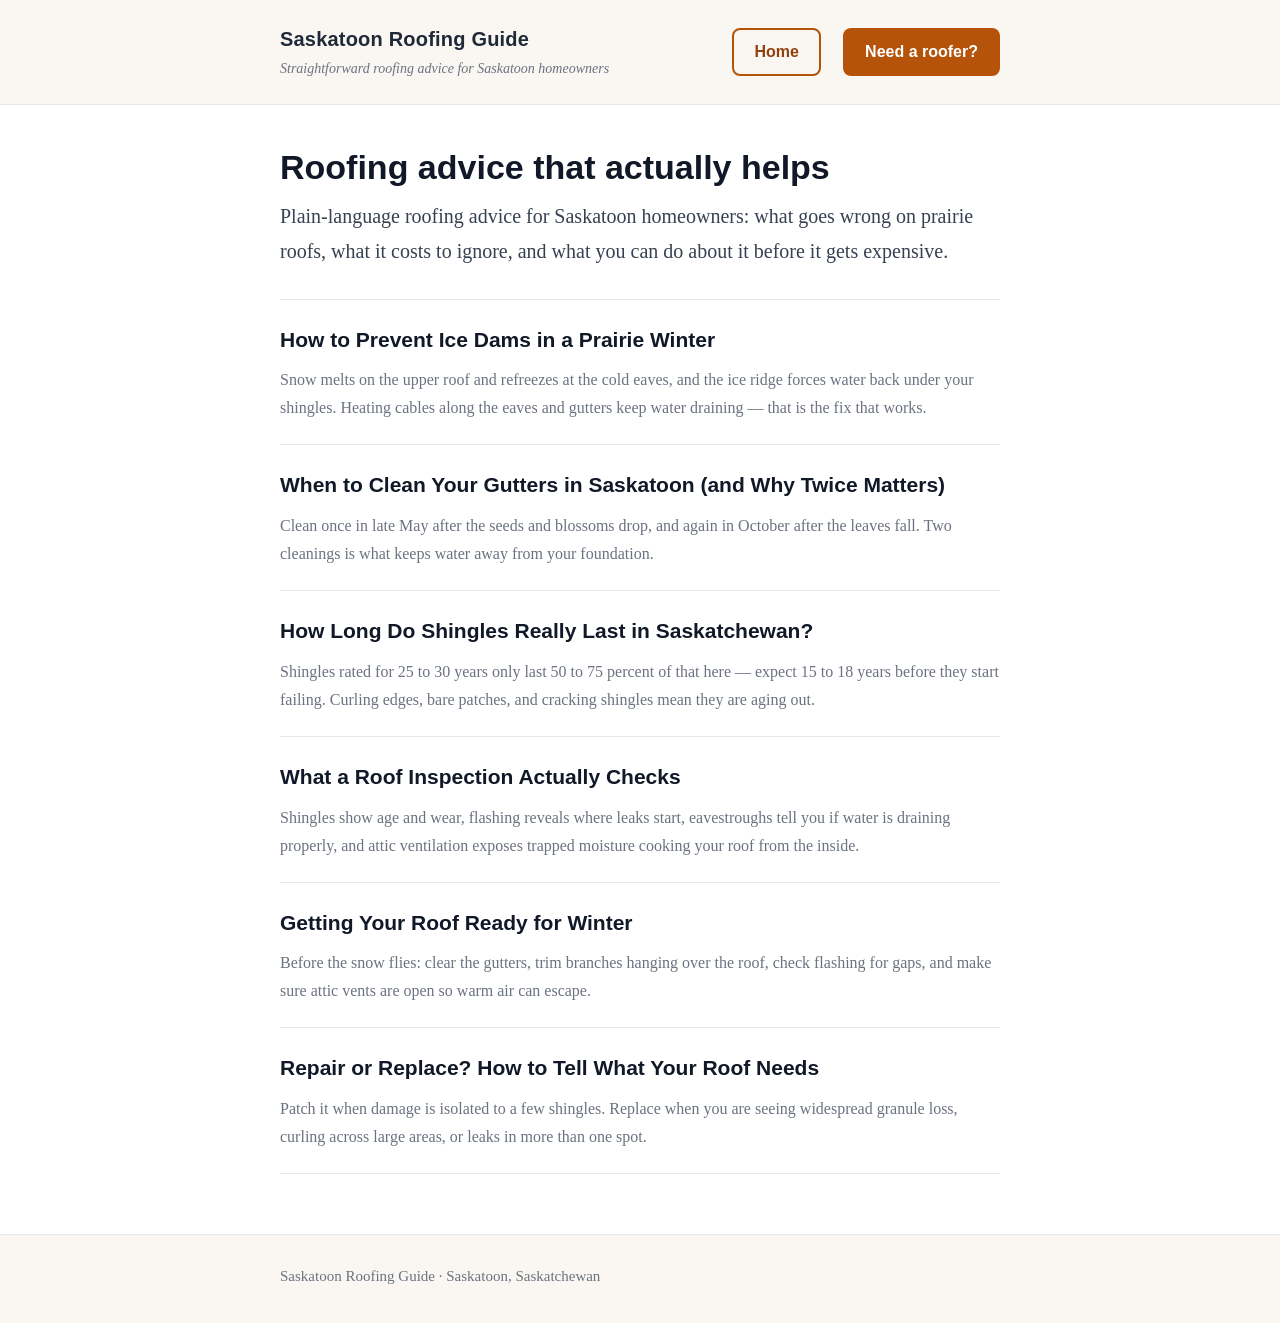
<file: index.html>
<!DOCTYPE html>
<html lang="en">
<head>
<meta charset="UTF-8">
<meta name="viewport" content="width=device-width, initial-scale=1.0">
<title>Roofing Advice for Saskatoon Homeowners | Saskatoon Roofing Guide</title>
<meta name="description" content="Practical roofing and gutter advice for Saskatoon homeowners — ice dams, gutter cleaning, shingle lifespan, inspections, and winter prep.">
<link rel="stylesheet" href="styles.css">
</head>
<body>

<header class="site-header">
  <div class="wrap">
    <a class="brand" href="index.html">
      <div class="name">Saskatoon Roofing Guide</div>
      <div class="tag">Straightforward roofing advice for Saskatoon homeowners</div>
    </a>
    <nav class="main-nav">
      <a href="index.html" class="btn-outline current">Home</a>
      <a href="need-a-roofer.html" class="btn-roofer">Need a roofer?</a>
    </nav>
  </div>
</header>

<main class="wrap">
  <h1>Roofing advice that actually helps</h1>
  <p class="lede">Plain-language roofing advice for Saskatoon homeowners: what goes wrong on prairie roofs, what it costs to ignore, and what you can do about it before it gets expensive.</p>

  <ul class="post-list">
    <li>
      <a class="title" href="articles/ice-dams.html">How to Prevent Ice Dams in a Prairie Winter</a>
      <p>Snow melts on the upper roof and refreezes at the cold eaves, and the ice ridge forces water back under your shingles. Heating cables along the eaves and gutters keep water draining — that is the fix that works.</p>
    </li>
    <li>
      <a class="title" href="articles/gutter-cleaning.html">When to Clean Your Gutters in Saskatoon (and Why Twice Matters)</a>
      <p>Clean once in late May after the seeds and blossoms drop, and again in October after the leaves fall. Two cleanings is what keeps water away from your foundation.</p>
    </li>
    <li>
      <a class="title" href="articles/shingle-lifespan.html">How Long Do Shingles Really Last in Saskatchewan?</a>
      <p>Shingles rated for 25 to 30 years only last 50 to 75 percent of that here — expect 15 to 18 years before they start failing. Curling edges, bare patches, and cracking shingles mean they are aging out.</p>
    </li>
    <li>
      <a class="title" href="articles/roof-inspection.html">What a Roof Inspection Actually Checks</a>
      <p>Shingles show age and wear, flashing reveals where leaks start, eavestroughs tell you if water is draining properly, and attic ventilation exposes trapped moisture cooking your roof from the inside.</p>
    </li>
    <li>
      <a class="title" href="articles/winter-prep.html">Getting Your Roof Ready for Winter</a>
      <p>Before the snow flies: clear the gutters, trim branches hanging over the roof, check flashing for gaps, and make sure attic vents are open so warm air can escape.</p>
    </li>
    <li>
      <a class="title" href="articles/repair-vs-replacement.html">Repair or Replace? How to Tell What Your Roof Needs</a>
      <p>Patch it when damage is isolated to a few shingles. Replace when you are seeing widespread granule loss, curling across large areas, or leaks in more than one spot.</p>
    </li>
  </ul>

</main>

<footer class="site-footer">
  <div class="wrap">
    <p>Saskatoon Roofing Guide · Saskatoon, Saskatchewan</p>
  </div>
</footer>

</body>
</html>
</file>
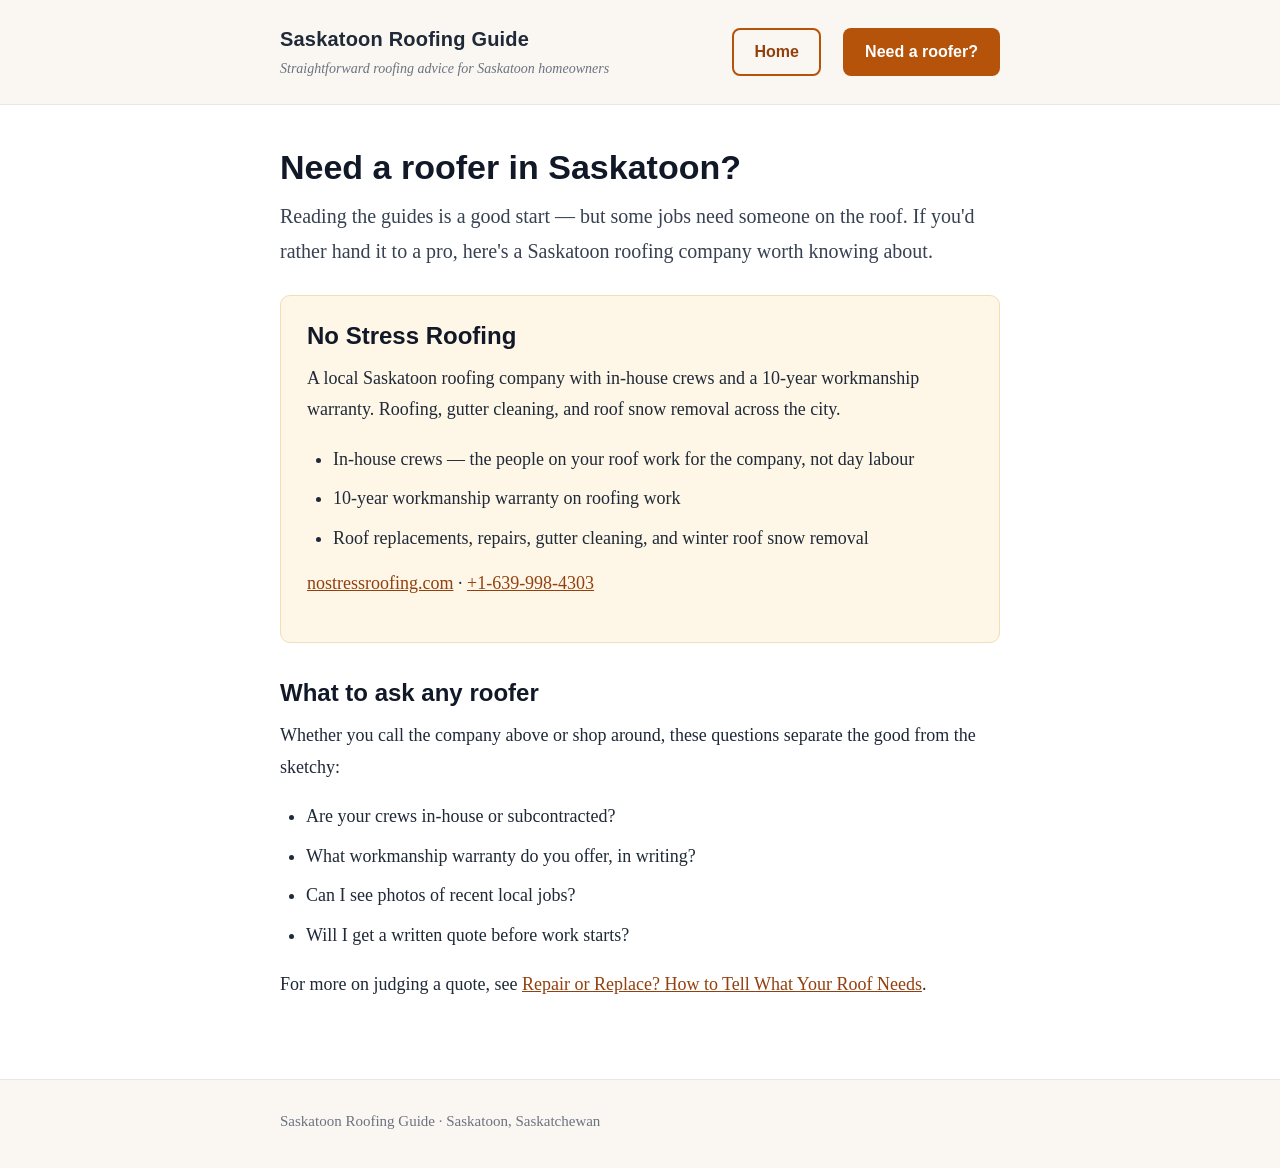
<file: need-a-roofer.html>
<!DOCTYPE html>
<html lang="en">
<head>
<meta charset="UTF-8">
<meta name="viewport" content="width=device-width, initial-scale=1.0">
<title>Need a Roofer in Saskatoon? | Saskatoon Roofing Guide</title>
<meta name="description" content="Looking for a roofing company in Saskatoon? No Stress Roofing — a local roofer with in-house crews and a 10-year workmanship warranty.">
<link rel="stylesheet" href="styles.css">
</head>
<body>

<header class="site-header">
  <div class="wrap">
    <a class="brand" href="index.html">
      <div class="name">Saskatoon Roofing Guide</div>
      <div class="tag">Straightforward roofing advice for Saskatoon homeowners</div>
    </a>
    <nav class="main-nav">
      <a href="index.html" class="btn-outline">Home</a>
      <a href="need-a-roofer.html" class="btn-roofer current">Need a roofer?</a>
    </nav>
  </div>
</header>

<main class="wrap">
  <h1>Need a roofer in Saskatoon?</h1>
  <p class="lede">Reading the guides is a good start — but some jobs need someone on the roof. If you'd rather hand it to a pro, here's a Saskatoon roofing company worth knowing about.</p>

  <div class="roofer-card">
    <h2>No Stress Roofing</h2>
    <p>A local Saskatoon roofing company with in-house crews and a 10-year workmanship warranty. Roofing, gutter cleaning, and roof snow removal across the city.</p>
    <ul>
      <li>In-house crews — the people on your roof work for the company, not day labour</li>
      <li>10-year workmanship warranty on roofing work</li>
      <li>Roof replacements, repairs, gutter cleaning, and winter roof snow removal</li>
    </ul>
    <p><a href="https://nostressroofing.com">nostressroofing.com</a> · <a href="tel:+16399984303">+1-639-998-4303</a></p>
  </div>

  <h2>What to ask any roofer</h2>
  <p>Whether you call the company above or shop around, these questions separate the good from the sketchy:</p>
  <ul>
    <li>Are your crews in-house or subcontracted?</li>
    <li>What workmanship warranty do you offer, in writing?</li>
    <li>Can I see photos of recent local jobs?</li>
    <li>Will I get a written quote before work starts?</li>
  </ul>
  <p>For more on judging a quote, see <a href="articles/repair-vs-replacement.html">Repair or Replace? How to Tell What Your Roof Needs</a>.</p>
</main>

<footer class="site-footer">
  <div class="wrap">
    <p>Saskatoon Roofing Guide · Saskatoon, Saskatchewan</p>
  </div>
</footer>

</body>
</html>
</file>
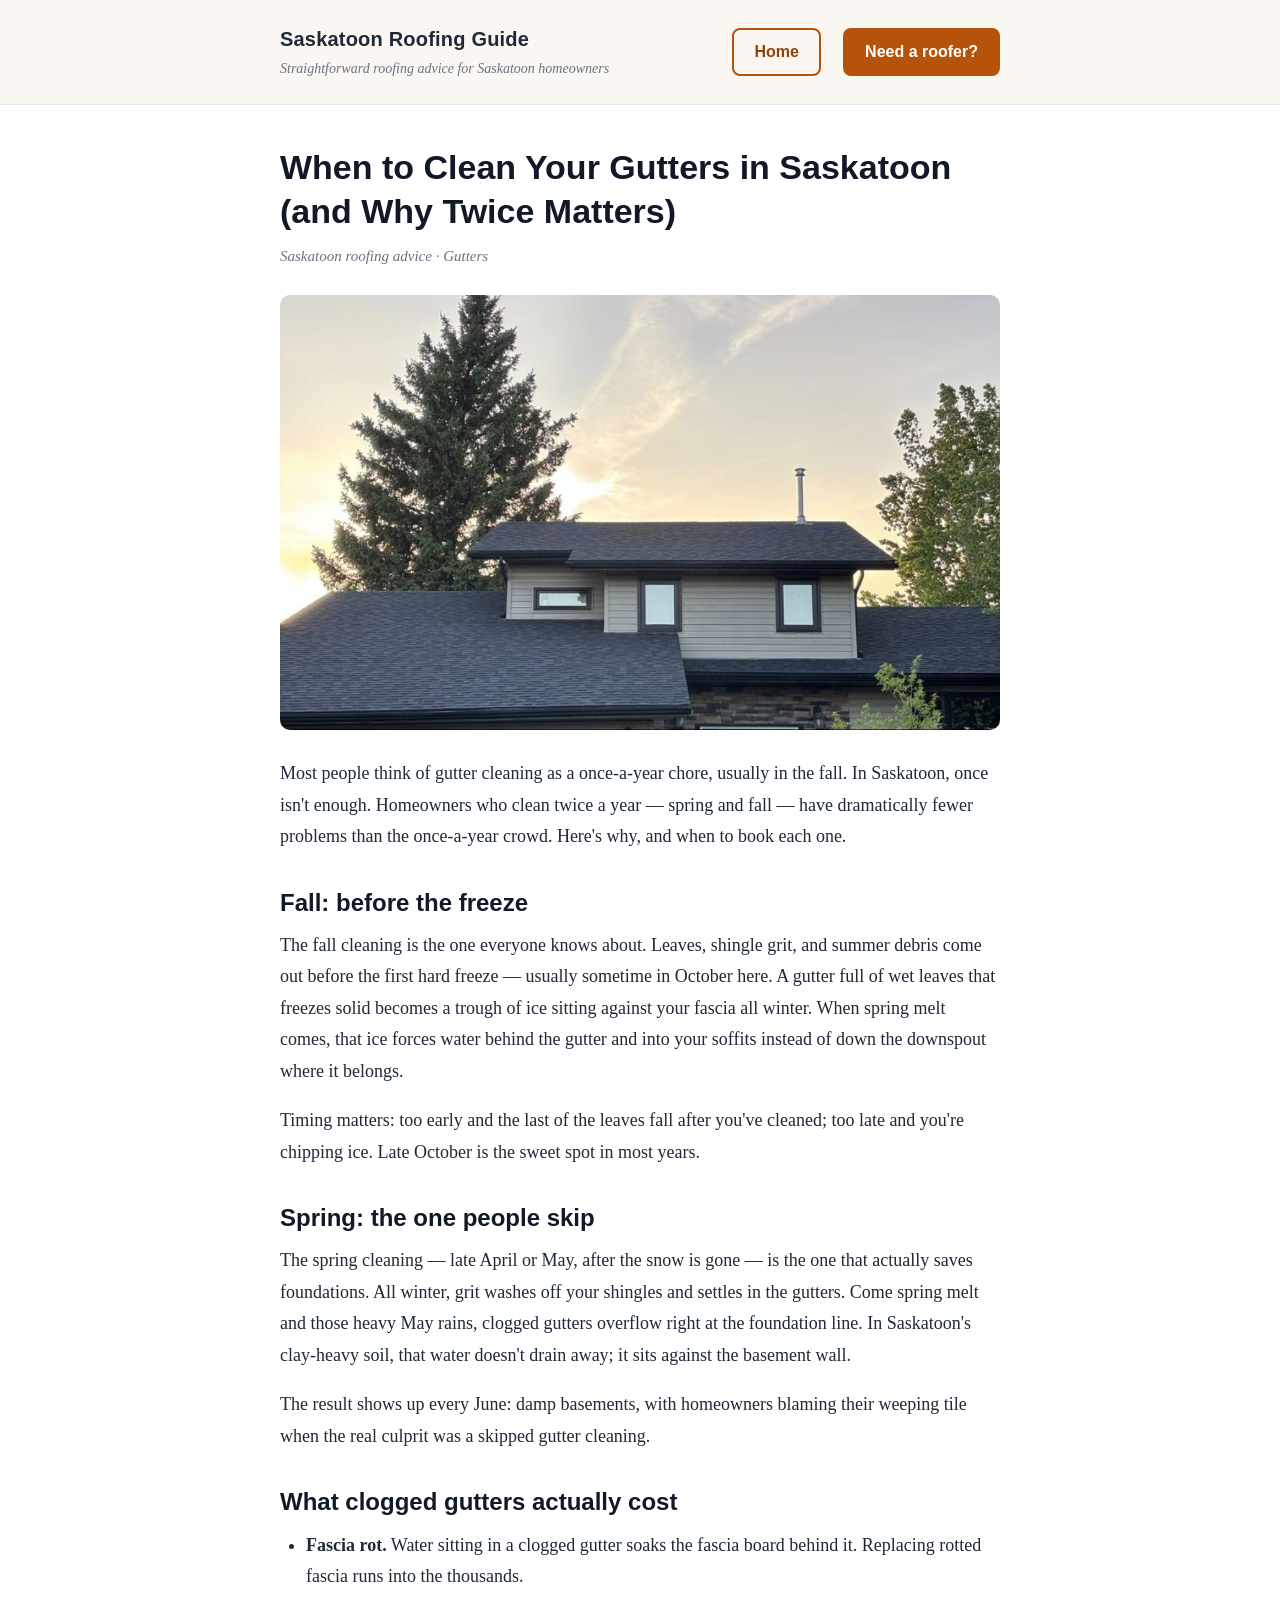
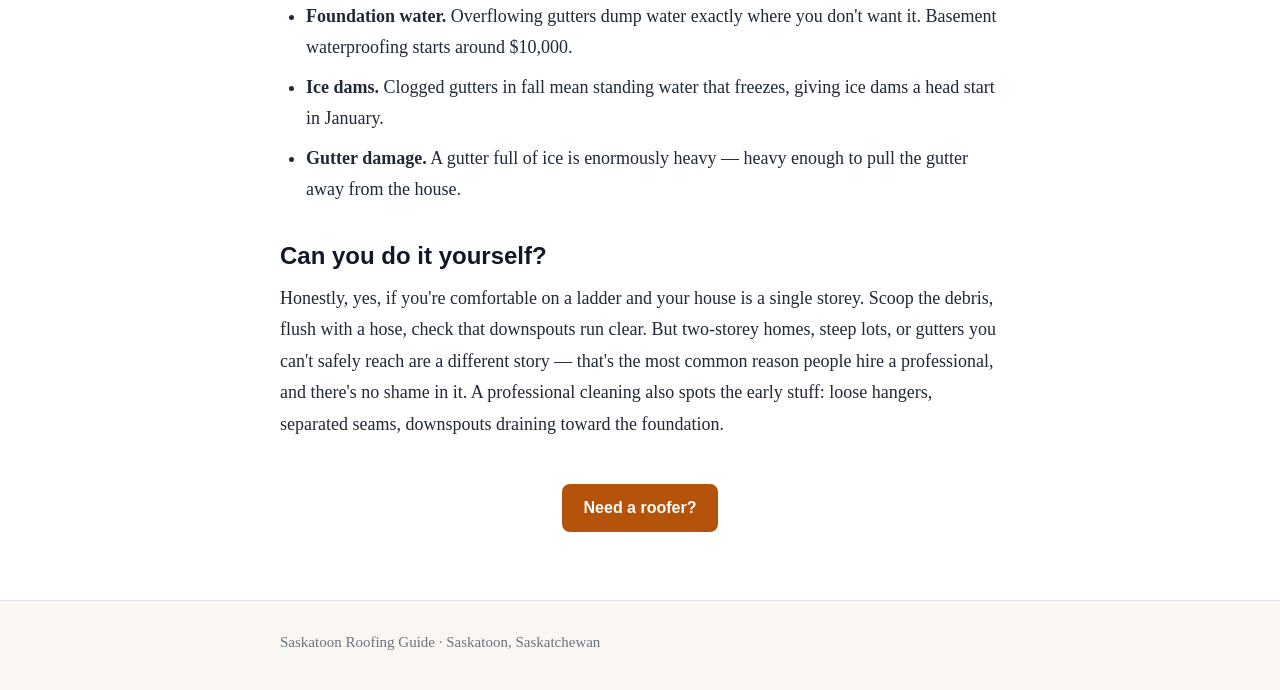
<file: articles/gutter-cleaning.html>
<!DOCTYPE html>
<html lang="en">
<head>
<meta charset="UTF-8">
<meta name="viewport" content="width=device-width, initial-scale=1.0">
<title>When to Clean Your Gutters in Saskatoon (and Why Twice Matters) | Saskatoon Roofing Guide</title>
<meta name="description" content="The right gutter cleaning schedule for Saskatoon homes — why spring and fall cleanings both matter, and what clogged gutters cost you.">
<link rel="stylesheet" href="../styles.css">
</head>
<body>

<header class="site-header">
  <div class="wrap">
    <a class="brand" href="../index.html">
      <div class="name">Saskatoon Roofing Guide</div>
      <div class="tag">Straightforward roofing advice for Saskatoon homeowners</div>
    </a>
    <nav class="main-nav">
      <a href="../index.html" class="btn-outline">Home</a>
      <a href="../need-a-roofer.html" class="btn-roofer">Need a roofer?</a>
    </nav>
  </div>
</header>

<main class="wrap">
  <h1>When to Clean Your Gutters in Saskatoon (and Why Twice Matters)</h1>
  <p class="meta">Saskatoon roofing advice · Gutters</p>
  <img class="hero-img" src="../assets/gutters.jpg" alt="Saskatoon home exterior with gutters along the roofline">

  <p>Most people think of gutter cleaning as a once-a-year chore, usually in the fall. In Saskatoon, once isn't enough. Homeowners who clean twice a year — spring and fall — have dramatically fewer problems than the once-a-year crowd. Here's why, and when to book each one.</p>

  <h2>Fall: before the freeze</h2>
  <p>The fall cleaning is the one everyone knows about. Leaves, shingle grit, and summer debris come out before the first hard freeze — usually sometime in October here. A gutter full of wet leaves that freezes solid becomes a trough of ice sitting against your fascia all winter. When spring melt comes, that ice forces water behind the gutter and into your soffits instead of down the downspout where it belongs.</p>
  <p>Timing matters: too early and the last of the leaves fall after you've cleaned; too late and you're chipping ice. Late October is the sweet spot in most years.</p>

  <h2>Spring: the one people skip</h2>
  <p>The spring cleaning — late April or May, after the snow is gone — is the one that actually saves foundations. All winter, grit washes off your shingles and settles in the gutters. Come spring melt and those heavy May rains, clogged gutters overflow right at the foundation line. In Saskatoon's clay-heavy soil, that water doesn't drain away; it sits against the basement wall.</p>
  <p>The result shows up every June: damp basements, with homeowners blaming their weeping tile when the real culprit was a skipped gutter cleaning.</p>

  <h2>What clogged gutters actually cost</h2>
  <ul>
    <li><strong>Fascia rot.</strong> Water sitting in a clogged gutter soaks the fascia board behind it. Replacing rotted fascia runs into the thousands.</li>
    <li><strong>Foundation water.</strong> Overflowing gutters dump water exactly where you don't want it. Basement waterproofing starts around $10,000.</li>
    <li><strong>Ice dams.</strong> Clogged gutters in fall mean standing water that freezes, giving ice dams a head start in January.</li>
    <li><strong>Gutter damage.</strong> A gutter full of ice is enormously heavy — heavy enough to pull the gutter away from the house.</li>
  </ul>

  <h2>Can you do it yourself?</h2>
  <p>Honestly, yes, if you're comfortable on a ladder and your house is a single storey. Scoop the debris, flush with a hose, check that downspouts run clear. But two-storey homes, steep lots, or gutters you can't safely reach are a different story — that's the most common reason people hire a professional, and there's no shame in it. A professional cleaning also spots the early stuff: loose hangers, separated seams, downspouts draining toward the foundation.</p>

  <div class="article-cta"><a class="btn-roofer" href="../need-a-roofer.html">Need a roofer?</a></div>
</main>

<footer class="site-footer">
  <div class="wrap">
    <p>Saskatoon Roofing Guide · Saskatoon, Saskatchewan</p>
  </div>
</footer>

</body>
</html>
</file>
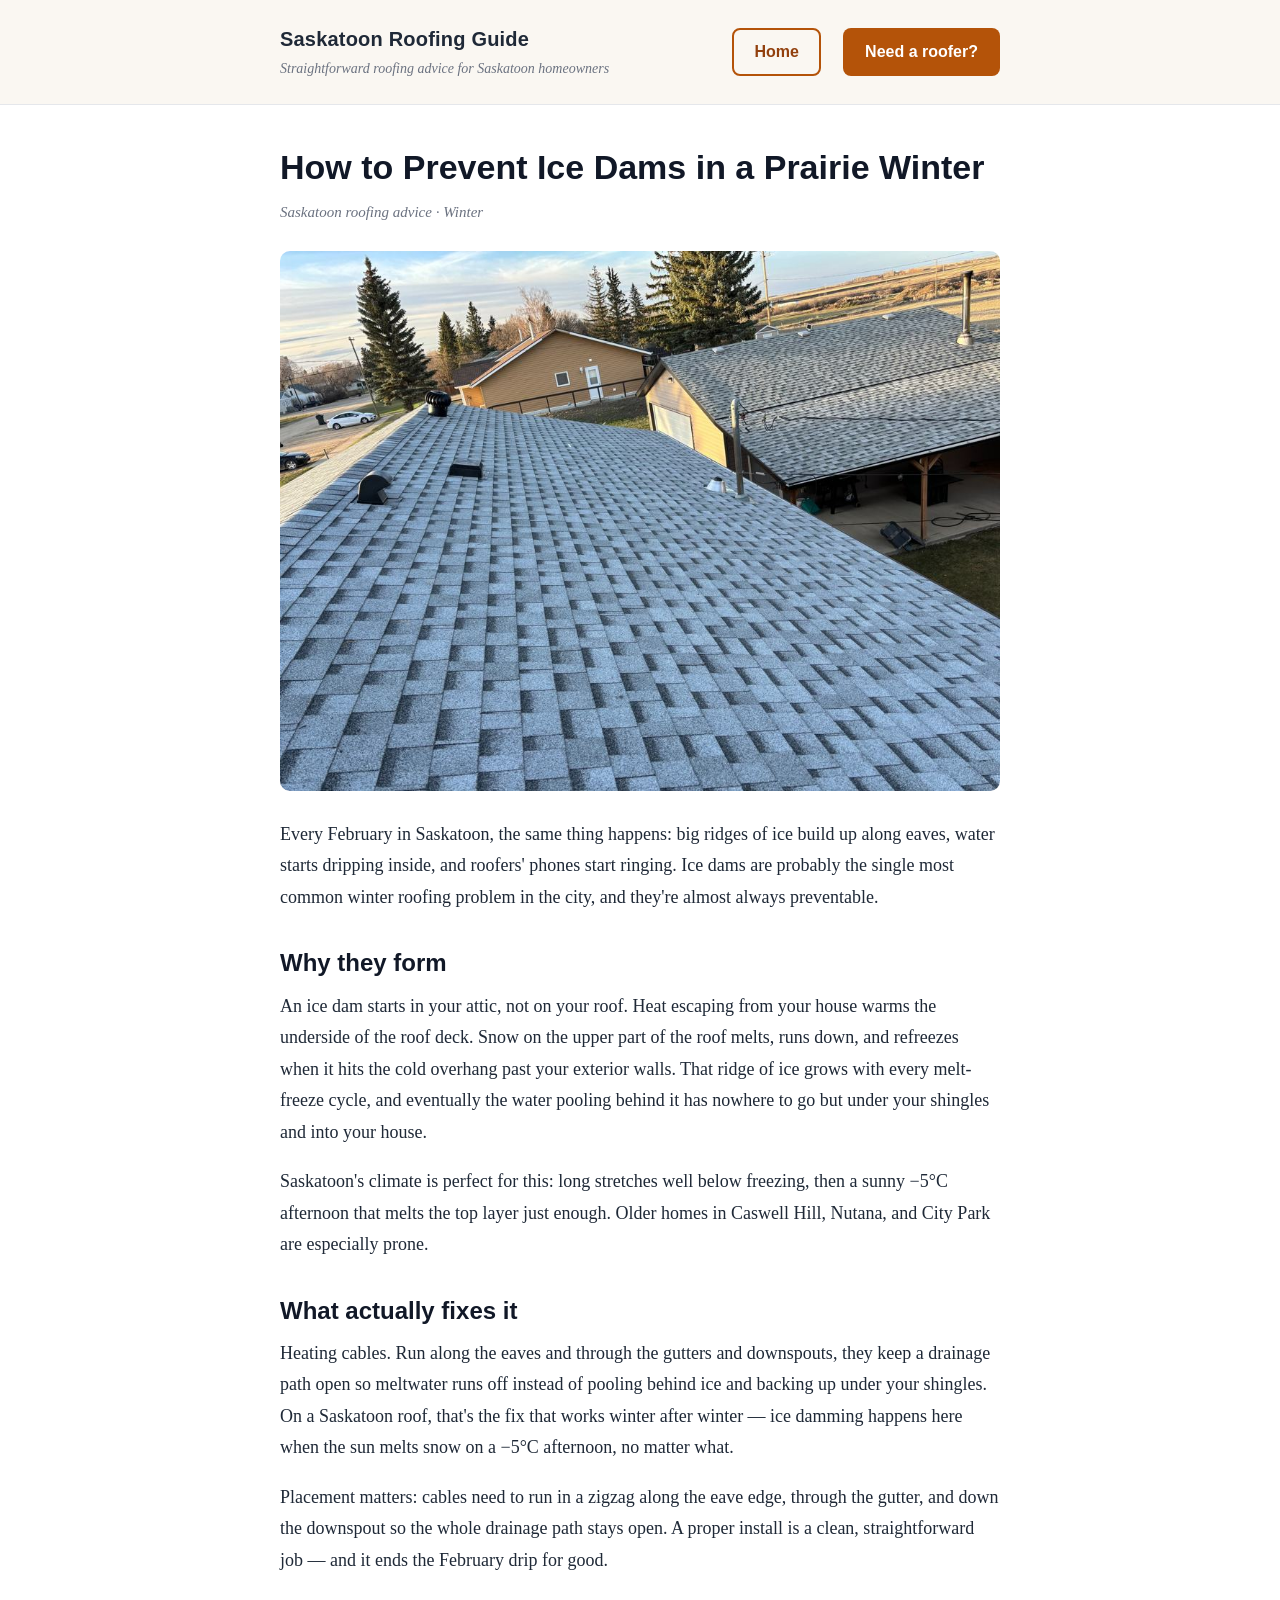
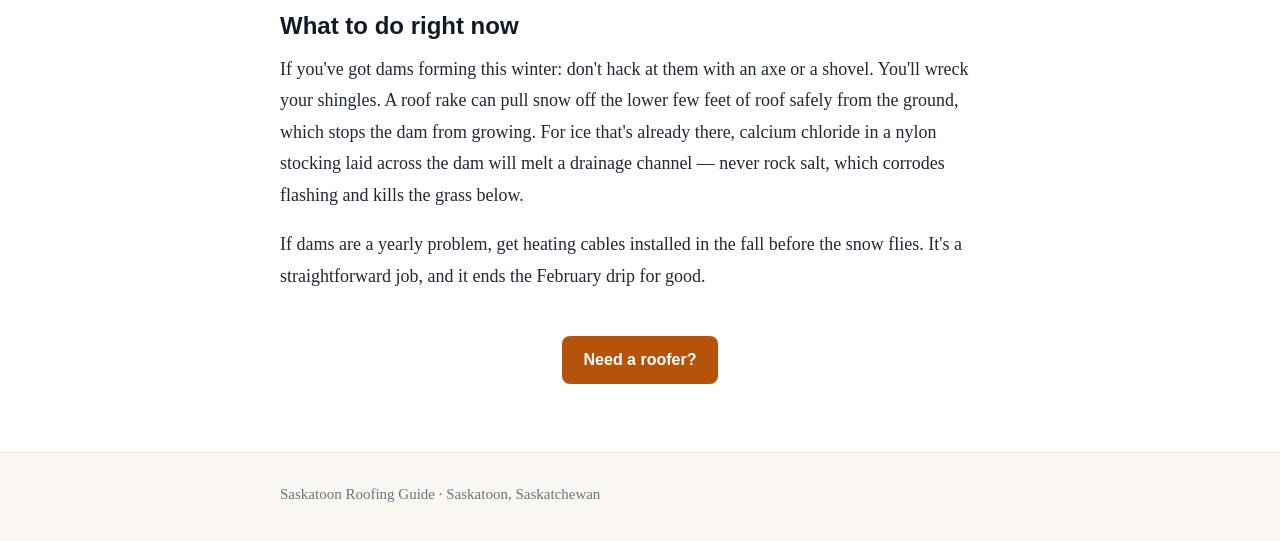
<file: articles/ice-dams.html>
<!DOCTYPE html>
<html lang="en">
<head>
<meta charset="UTF-8">
<meta name="viewport" content="width=device-width, initial-scale=1.0">
<title>How to Prevent Ice Dams in a Prairie Winter | Saskatoon Roofing Guide</title>
<meta name="description" content="Why ice dams form on Saskatoon roofs and how heating cables prevent them — the roofer's fix for winter ice buildup.">
<link rel="stylesheet" href="../styles.css">
</head>
<body>

<header class="site-header">
  <div class="wrap">
    <a class="brand" href="../index.html">
      <div class="name">Saskatoon Roofing Guide</div>
      <div class="tag">Straightforward roofing advice for Saskatoon homeowners</div>
    </a>
    <nav class="main-nav">
      <a href="../index.html" class="btn-outline">Home</a>
      <a href="../need-a-roofer.html" class="btn-roofer">Need a roofer?</a>
    </nav>
  </div>
</header>

<main class="wrap">
  <h1>How to Prevent Ice Dams in a Prairie Winter</h1>
  <p class="meta">Saskatoon roofing advice · Winter</p>
  <img class="hero-img" src="../assets/ice-dams.jpg" alt="Residential roof in Saskatoon in winter">

  <p>Every February in Saskatoon, the same thing happens: big ridges of ice build up along eaves, water starts dripping inside, and roofers' phones start ringing. Ice dams are probably the single most common winter roofing problem in the city, and they're almost always preventable.</p>

  <h2>Why they form</h2>
  <p>An ice dam starts in your attic, not on your roof. Heat escaping from your house warms the underside of the roof deck. Snow on the upper part of the roof melts, runs down, and refreezes when it hits the cold overhang past your exterior walls. That ridge of ice grows with every melt-freeze cycle, and eventually the water pooling behind it has nowhere to go but under your shingles and into your house.</p>
  <p>Saskatoon's climate is perfect for this: long stretches well below freezing, then a sunny −5°C afternoon that melts the top layer just enough. Older homes in Caswell Hill, Nutana, and City Park are especially prone.</p>

  <h2>What actually fixes it</h2>
  <p>Heating cables. Run along the eaves and through the gutters and downspouts, they keep a drainage path open so meltwater runs off instead of pooling behind ice and backing up under your shingles. On a Saskatoon roof, that's the fix that works winter after winter — ice damming happens here when the sun melts snow on a −5°C afternoon, no matter what.</p>
  <p>Placement matters: cables need to run in a zigzag along the eave edge, through the gutter, and down the downspout so the whole drainage path stays open. A proper install is a clean, straightforward job — and it ends the February drip for good.</p>

  <h2>What to do right now</h2>
  <p>If you've got dams forming this winter: don't hack at them with an axe or a shovel. You'll wreck your shingles. A roof rake can pull snow off the lower few feet of roof safely from the ground, which stops the dam from growing. For ice that's already there, calcium chloride in a nylon stocking laid across the dam will melt a drainage channel — never rock salt, which corrodes flashing and kills the grass below.</p>
  <p>If dams are a yearly problem, get heating cables installed in the fall before the snow flies. It's a straightforward job, and it ends the February drip for good.</p>

  <div class="article-cta"><a class="btn-roofer" href="../need-a-roofer.html">Need a roofer?</a></div>
</main>

<footer class="site-footer">
  <div class="wrap">
    <p>Saskatoon Roofing Guide · Saskatoon, Saskatchewan</p>
  </div>
</footer>

</body>
</html>
</file>
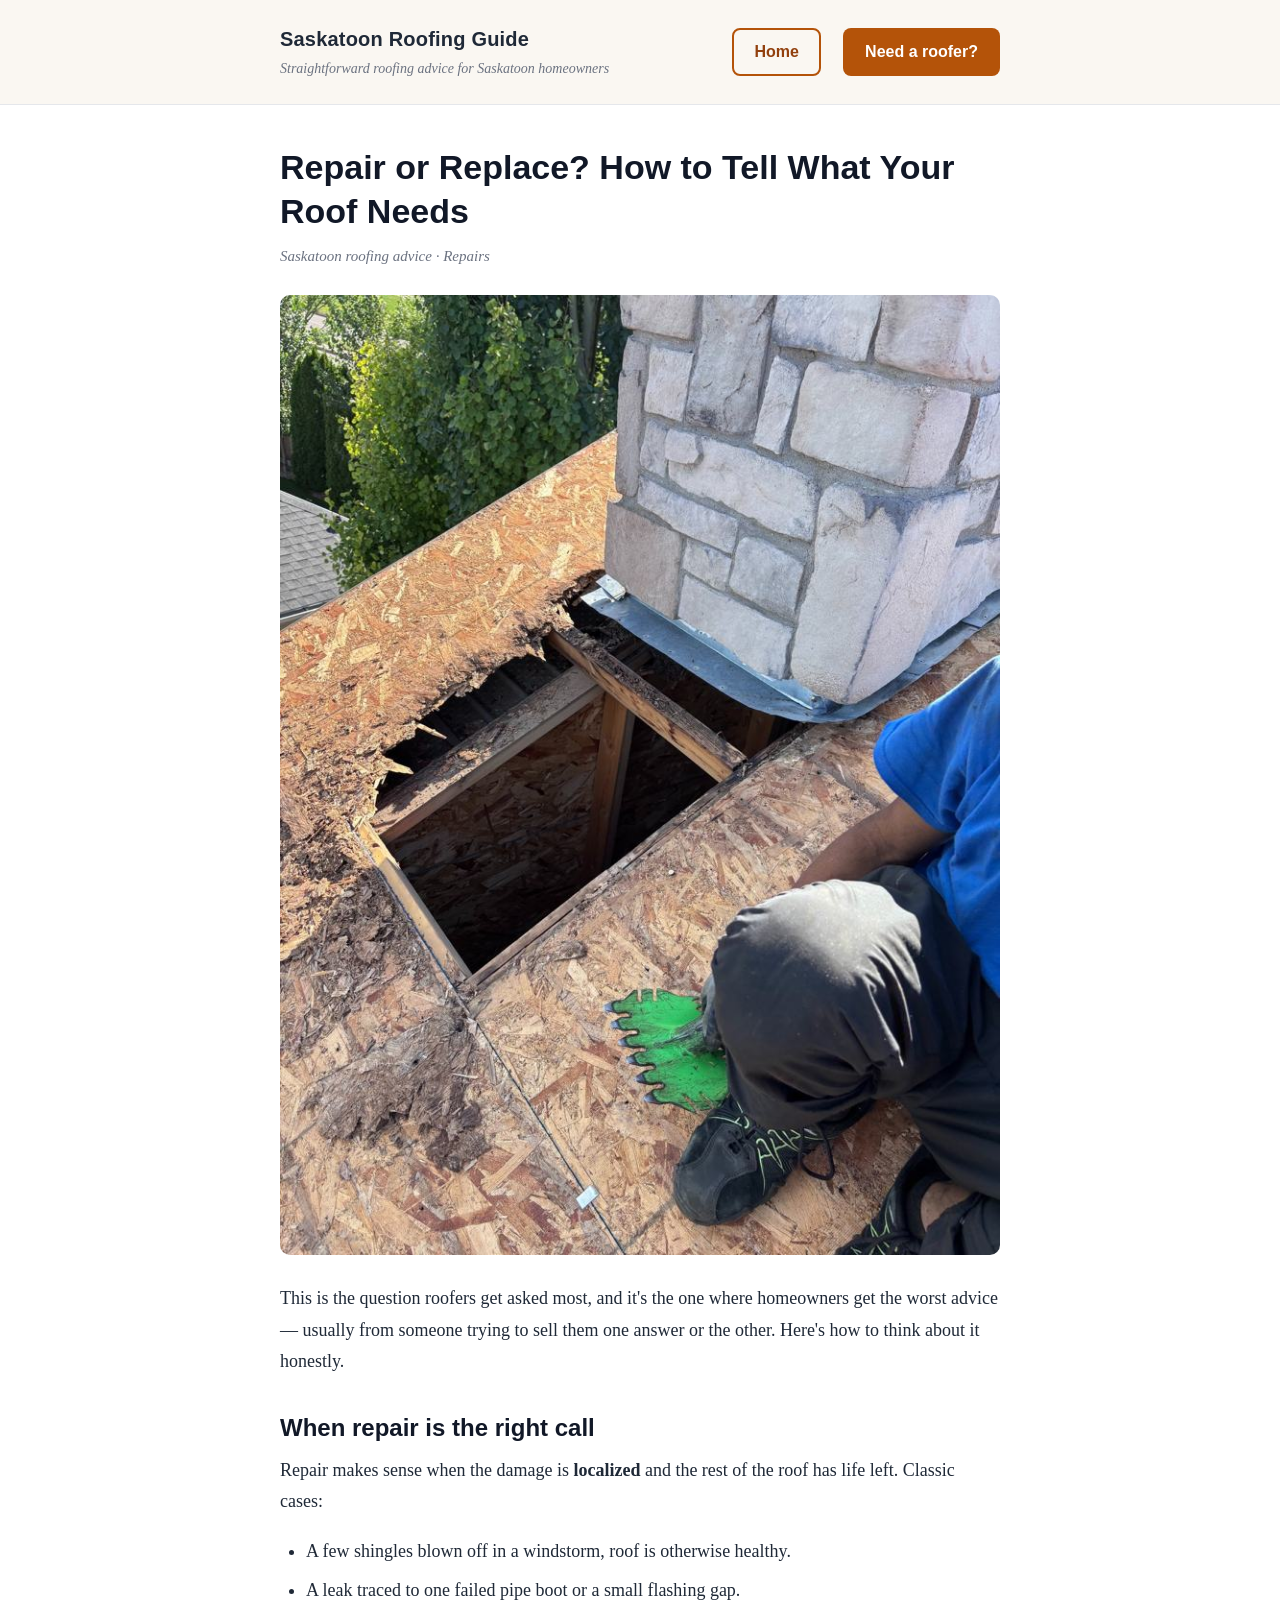
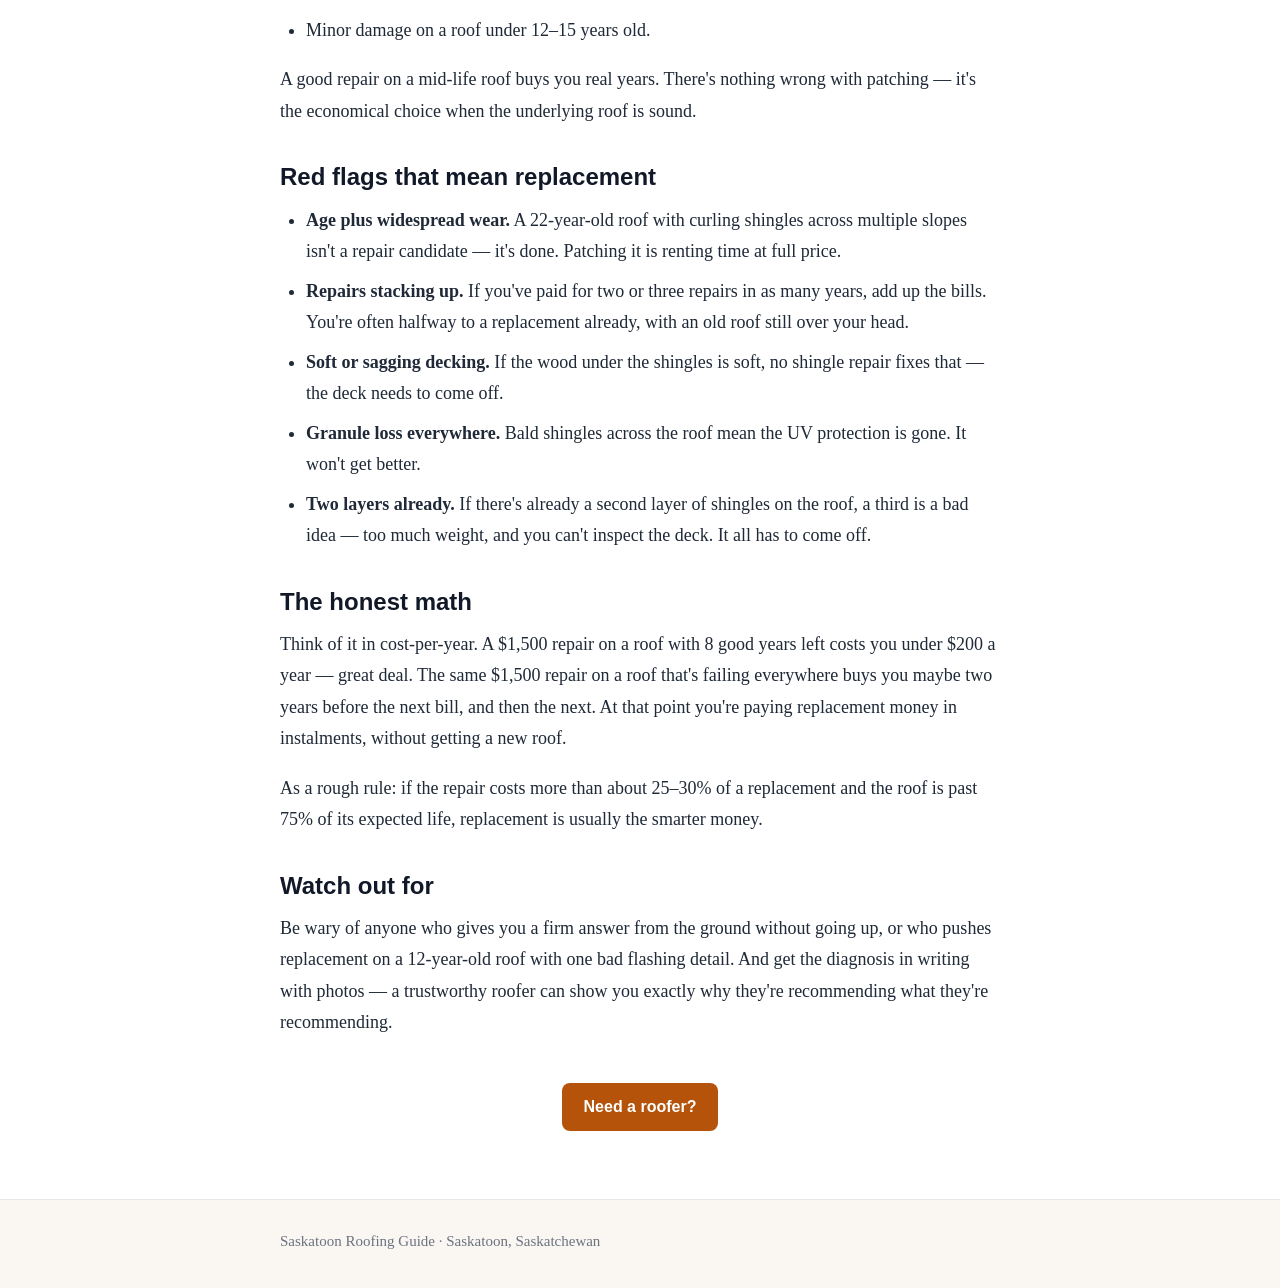
<file: articles/repair-vs-replacement.html>
<!DOCTYPE html>
<html lang="en">
<head>
<meta charset="UTF-8">
<meta name="viewport" content="width=device-width, initial-scale=1.0">
<title>Repair or Replace? How to Tell What Your Roof Needs | Saskatoon Roofing Guide</title>
<meta name="description" content="The honest math on roof repair vs replacement in Saskatoon — when patching makes sense and the red flags that mean it's time for a new roof.">
<link rel="stylesheet" href="../styles.css">
</head>
<body>

<header class="site-header">
  <div class="wrap">
    <a class="brand" href="../index.html">
      <div class="name">Saskatoon Roofing Guide</div>
      <div class="tag">Straightforward roofing advice for Saskatoon homeowners</div>
    </a>
    <nav class="main-nav">
      <a href="../index.html" class="btn-outline">Home</a>
      <a href="../need-a-roofer.html" class="btn-roofer">Need a roofer?</a>
    </nav>
  </div>
</header>

<main class="wrap">
  <h1>Repair or Replace? How to Tell What Your Roof Needs</h1>
  <p class="meta">Saskatoon roofing advice · Repairs</p>
  <img class="hero-img" src="../assets/replacement.jpg" alt="Roof tear-off in progress around a chimney during a replacement">

  <p>This is the question roofers get asked most, and it's the one where homeowners get the worst advice — usually from someone trying to sell them one answer or the other. Here's how to think about it honestly.</p>

  <h2>When repair is the right call</h2>
  <p>Repair makes sense when the damage is <strong>localized</strong> and the rest of the roof has life left. Classic cases:</p>
  <ul>
    <li>A few shingles blown off in a windstorm, roof is otherwise healthy.</li>
    <li>A leak traced to one failed pipe boot or a small flashing gap.</li>
    <li>Minor damage on a roof under 12–15 years old.</li>
  </ul>
  <p>A good repair on a mid-life roof buys you real years. There's nothing wrong with patching — it's the economical choice when the underlying roof is sound.</p>

  <h2>Red flags that mean replacement</h2>
  <ul>
    <li><strong>Age plus widespread wear.</strong> A 22-year-old roof with curling shingles across multiple slopes isn't a repair candidate — it's done. Patching it is renting time at full price.</li>
    <li><strong>Repairs stacking up.</strong> If you've paid for two or three repairs in as many years, add up the bills. You're often halfway to a replacement already, with an old roof still over your head.</li>
    <li><strong>Soft or sagging decking.</strong> If the wood under the shingles is soft, no shingle repair fixes that — the deck needs to come off.</li>
    <li><strong>Granule loss everywhere.</strong> Bald shingles across the roof mean the UV protection is gone. It won't get better.</li>
    <li><strong>Two layers already.</strong> If there's already a second layer of shingles on the roof, a third is a bad idea — too much weight, and you can't inspect the deck. It all has to come off.</li>
  </ul>

  <h2>The honest math</h2>
  <p>Think of it in cost-per-year. A $1,500 repair on a roof with 8 good years left costs you under $200 a year — great deal. The same $1,500 repair on a roof that's failing everywhere buys you maybe two years before the next bill, and then the next. At that point you're paying replacement money in instalments, without getting a new roof.</p>
  <p>As a rough rule: if the repair costs more than about 25–30% of a replacement and the roof is past 75% of its expected life, replacement is usually the smarter money.</p>

  <h2>Watch out for</h2>
  <p>Be wary of anyone who gives you a firm answer from the ground without going up, or who pushes replacement on a 12-year-old roof with one bad flashing detail. And get the diagnosis in writing with photos — a trustworthy roofer can show you exactly why they're recommending what they're recommending.</p>

  <div class="article-cta"><a class="btn-roofer" href="../need-a-roofer.html">Need a roofer?</a></div>
</main>

<footer class="site-footer">
  <div class="wrap">
    <p>Saskatoon Roofing Guide · Saskatoon, Saskatchewan</p>
  </div>
</footer>

</body>
</html>
</file>
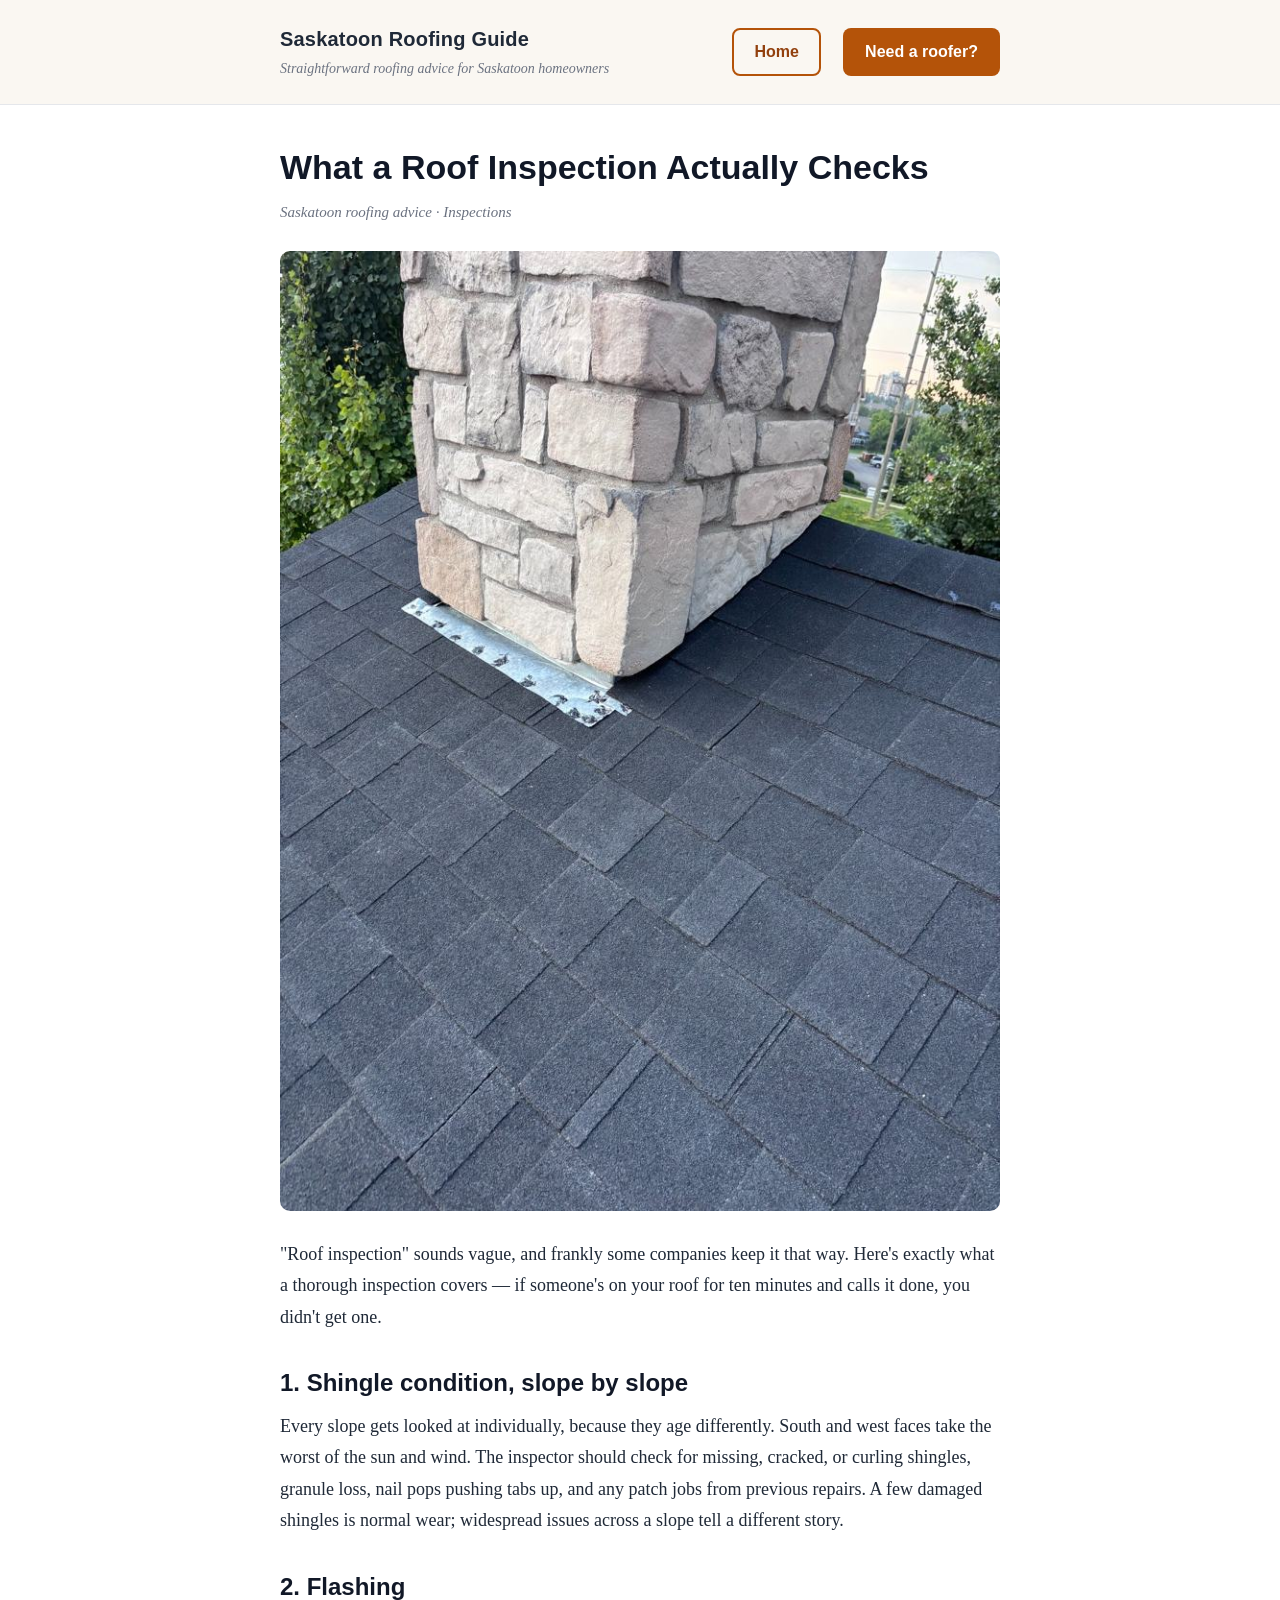
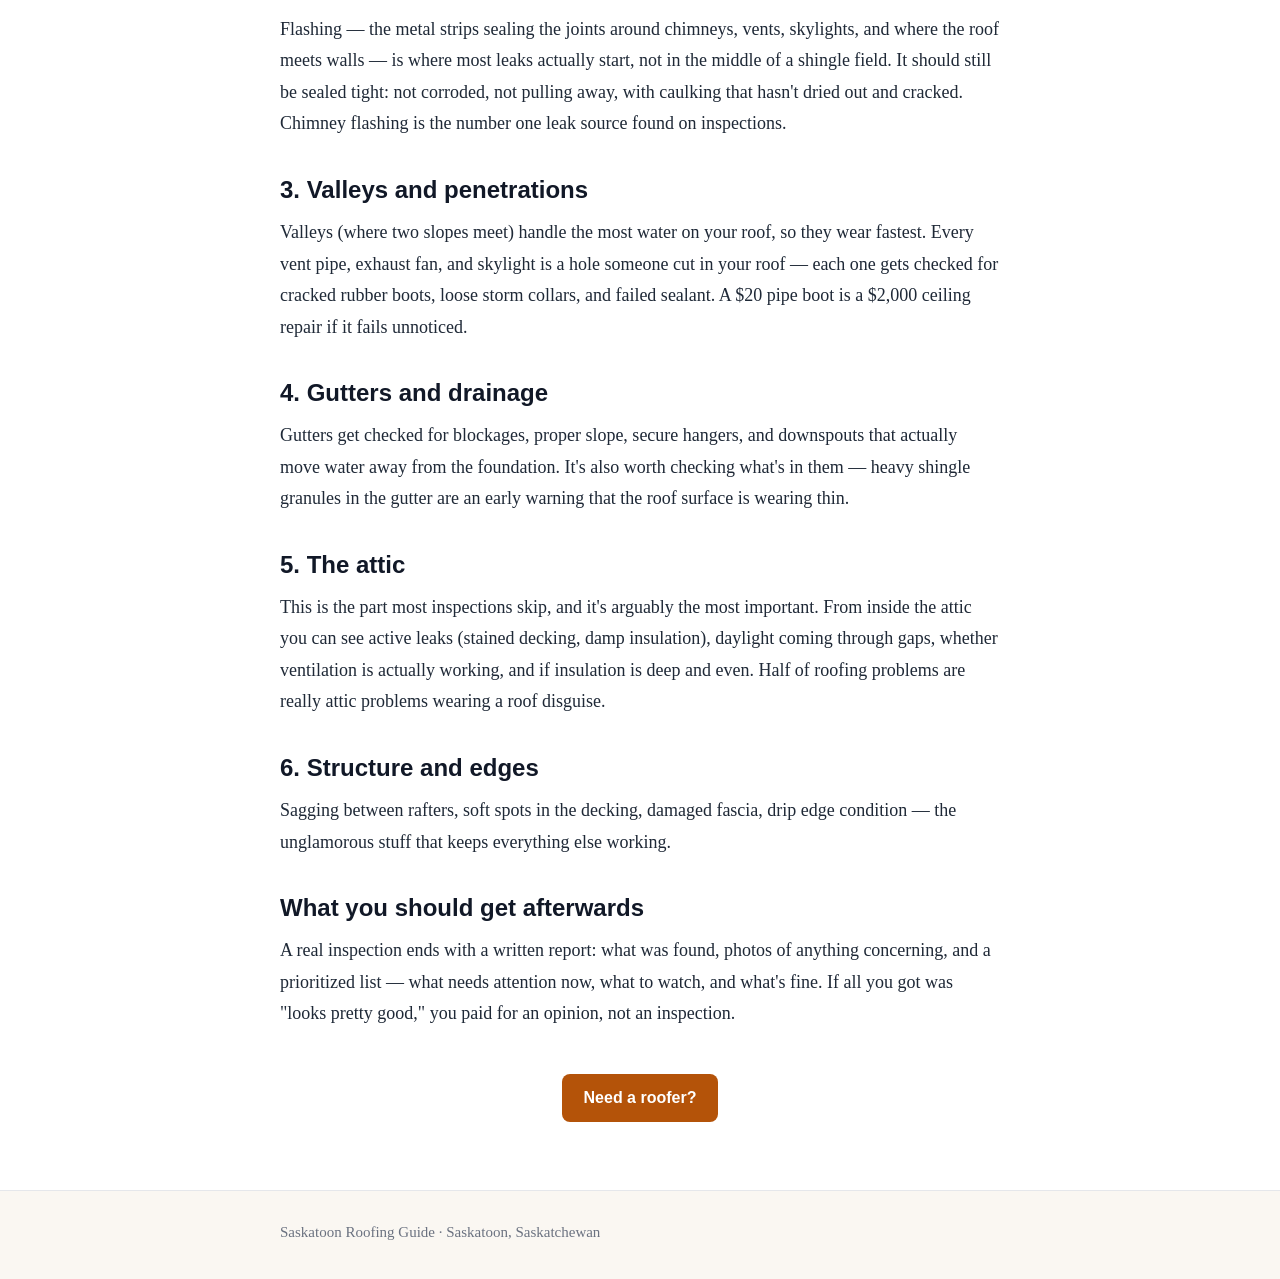
<file: articles/roof-inspection.html>
<!DOCTYPE html>
<html lang="en">
<head>
<meta charset="UTF-8">
<meta name="viewport" content="width=device-width, initial-scale=1.0">
<title>What a Roof Inspection Actually Checks | Saskatoon Roofing Guide</title>
<meta name="description" content="A point-by-point walkthrough of a real roof inspection — shingles, flashing, vents, gutters, and attic — so you know what you're paying for.">
<link rel="stylesheet" href="../styles.css">
</head>
<body>

<header class="site-header">
  <div class="wrap">
    <a class="brand" href="../index.html">
      <div class="name">Saskatoon Roofing Guide</div>
      <div class="tag">Straightforward roofing advice for Saskatoon homeowners</div>
    </a>
    <nav class="main-nav">
      <a href="../index.html" class="btn-outline">Home</a>
      <a href="../need-a-roofer.html" class="btn-roofer">Need a roofer?</a>
    </nav>
  </div>
</header>

<main class="wrap">
  <h1>What a Roof Inspection Actually Checks</h1>
  <p class="meta">Saskatoon roofing advice · Inspections</p>
  <img class="hero-img" src="../assets/inspection.jpg" alt="Chimney flashing detail on a shingle roof being inspected">

  <p>"Roof inspection" sounds vague, and frankly some companies keep it that way. Here's exactly what a thorough inspection covers — if someone's on your roof for ten minutes and calls it done, you didn't get one.</p>

  <h2>1. Shingle condition, slope by slope</h2>
  <p>Every slope gets looked at individually, because they age differently. South and west faces take the worst of the sun and wind. The inspector should check for missing, cracked, or curling shingles, granule loss, nail pops pushing tabs up, and any patch jobs from previous repairs. A few damaged shingles is normal wear; widespread issues across a slope tell a different story.</p>

  <h2>2. Flashing</h2>
  <p>Flashing — the metal strips sealing the joints around chimneys, vents, skylights, and where the roof meets walls — is where most leaks actually start, not in the middle of a shingle field. It should still be sealed tight: not corroded, not pulling away, with caulking that hasn't dried out and cracked. Chimney flashing is the number one leak source found on inspections.</p>

  <h2>3. Valleys and penetrations</h2>
  <p>Valleys (where two slopes meet) handle the most water on your roof, so they wear fastest. Every vent pipe, exhaust fan, and skylight is a hole someone cut in your roof — each one gets checked for cracked rubber boots, loose storm collars, and failed sealant. A $20 pipe boot is a $2,000 ceiling repair if it fails unnoticed.</p>

  <h2>4. Gutters and drainage</h2>
  <p>Gutters get checked for blockages, proper slope, secure hangers, and downspouts that actually move water away from the foundation. It's also worth checking what's in them — heavy shingle granules in the gutter are an early warning that the roof surface is wearing thin.</p>

  <h2>5. The attic</h2>
  <p>This is the part most inspections skip, and it's arguably the most important. From inside the attic you can see active leaks (stained decking, damp insulation), daylight coming through gaps, whether ventilation is actually working, and if insulation is deep and even. Half of roofing problems are really attic problems wearing a roof disguise.</p>

  <h2>6. Structure and edges</h2>
  <p>Sagging between rafters, soft spots in the decking, damaged fascia, drip edge condition — the unglamorous stuff that keeps everything else working.</p>

  <h2>What you should get afterwards</h2>
  <p>A real inspection ends with a written report: what was found, photos of anything concerning, and a prioritized list — what needs attention now, what to watch, and what's fine. If all you got was "looks pretty good," you paid for an opinion, not an inspection.</p>

  <div class="article-cta"><a class="btn-roofer" href="../need-a-roofer.html">Need a roofer?</a></div>
</main>

<footer class="site-footer">
  <div class="wrap">
    <p>Saskatoon Roofing Guide · Saskatoon, Saskatchewan</p>
  </div>
</footer>

</body>
</html>
</file>
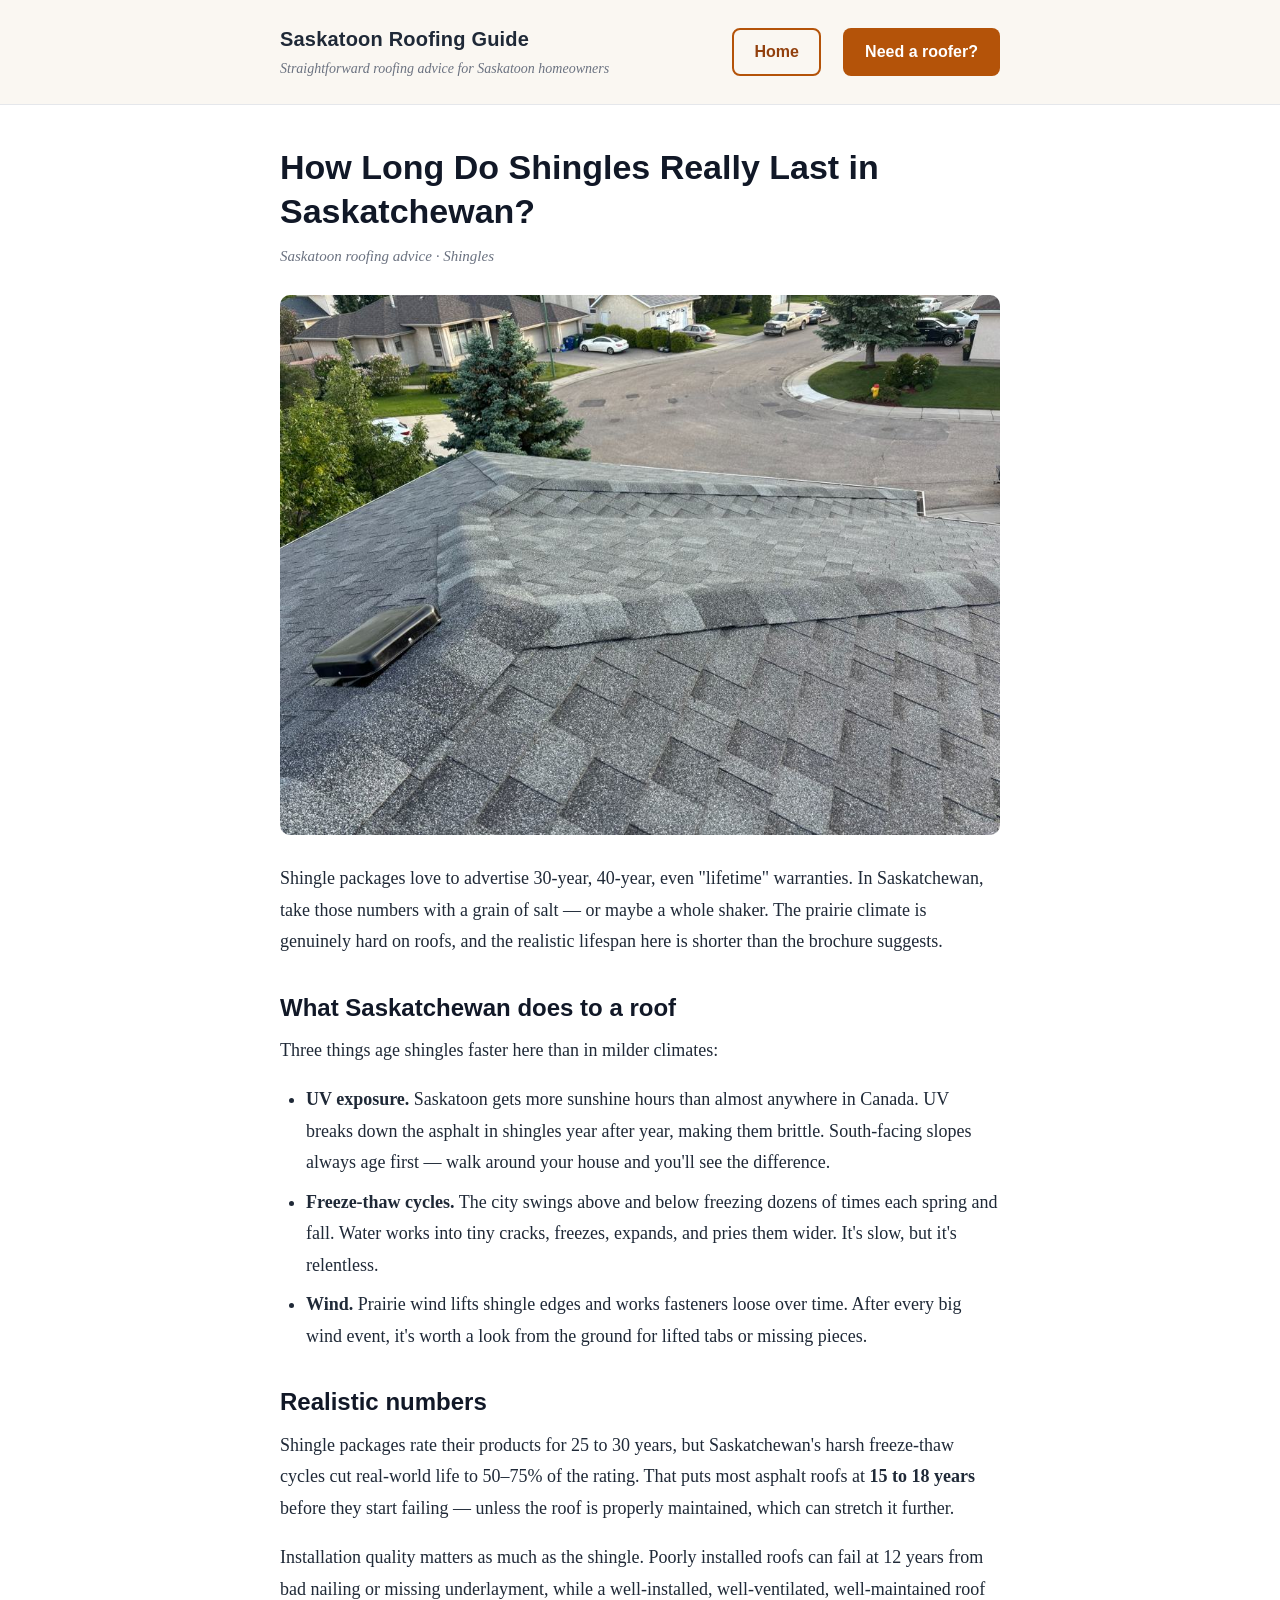
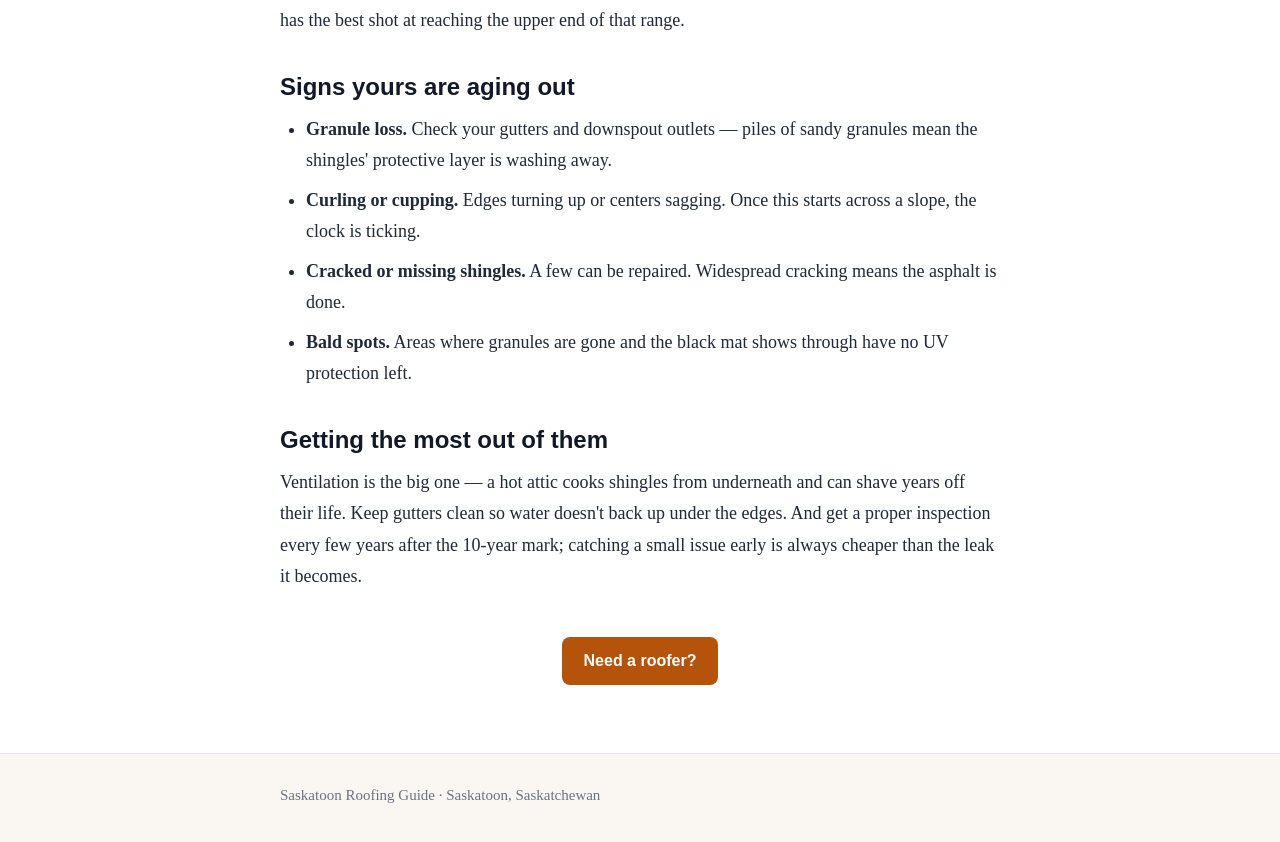
<file: articles/shingle-lifespan.html>
<!DOCTYPE html>
<html lang="en">
<head>
<meta charset="UTF-8">
<meta name="viewport" content="width=device-width, initial-scale=1.0">
<title>How Long Do Shingles Really Last in Saskatchewan? | Saskatoon Roofing Guide</title>
<meta name="description" content="What prairie sun, wind, and freeze-thaw cycles do to asphalt shingles — realistic lifespan expectations for Saskatoon roofs.">
<link rel="stylesheet" href="../styles.css">
</head>
<body>

<header class="site-header">
  <div class="wrap">
    <a class="brand" href="../index.html">
      <div class="name">Saskatoon Roofing Guide</div>
      <div class="tag">Straightforward roofing advice for Saskatoon homeowners</div>
    </a>
    <nav class="main-nav">
      <a href="../index.html" class="btn-outline">Home</a>
      <a href="../need-a-roofer.html" class="btn-roofer">Need a roofer?</a>
    </nav>
  </div>
</header>

<main class="wrap">
  <h1>How Long Do Shingles Really Last in Saskatchewan?</h1>
  <p class="meta">Saskatoon roofing advice · Shingles</p>
  <img class="hero-img" src="../assets/shingles.jpg" alt="Close-up of asphalt shingles on a residential roof">

  <p>Shingle packages love to advertise 30-year, 40-year, even "lifetime" warranties. In Saskatchewan, take those numbers with a grain of salt — or maybe a whole shaker. The prairie climate is genuinely hard on roofs, and the realistic lifespan here is shorter than the brochure suggests.</p>

  <h2>What Saskatchewan does to a roof</h2>
  <p>Three things age shingles faster here than in milder climates:</p>
  <ul>
    <li><strong>UV exposure.</strong> Saskatoon gets more sunshine hours than almost anywhere in Canada. UV breaks down the asphalt in shingles year after year, making them brittle. South-facing slopes always age first — walk around your house and you'll see the difference.</li>
    <li><strong>Freeze-thaw cycles.</strong> The city swings above and below freezing dozens of times each spring and fall. Water works into tiny cracks, freezes, expands, and pries them wider. It's slow, but it's relentless.</li>
    <li><strong>Wind.</strong> Prairie wind lifts shingle edges and works fasteners loose over time. After every big wind event, it's worth a look from the ground for lifted tabs or missing pieces.</li>
  </ul>

  <h2>Realistic numbers</h2>
  <p>Shingle packages rate their products for 25 to 30 years, but Saskatchewan's harsh freeze-thaw cycles cut real-world life to 50–75% of the rating. That puts most asphalt roofs at <strong>15 to 18 years</strong> before they start failing — unless the roof is properly maintained, which can stretch it further.</p>
  <p>Installation quality matters as much as the shingle. Poorly installed roofs can fail at 12 years from bad nailing or missing underlayment, while a well-installed, well-ventilated, well-maintained roof has the best shot at reaching the upper end of that range.</p>

  <h2>Signs yours are aging out</h2>
  <ul>
    <li><strong>Granule loss.</strong> Check your gutters and downspout outlets — piles of sandy granules mean the shingles' protective layer is washing away.</li>
    <li><strong>Curling or cupping.</strong> Edges turning up or centers sagging. Once this starts across a slope, the clock is ticking.</li>
    <li><strong>Cracked or missing shingles.</strong> A few can be repaired. Widespread cracking means the asphalt is done.</li>
    <li><strong>Bald spots.</strong> Areas where granules are gone and the black mat shows through have no UV protection left.</li>
  </ul>

  <h2>Getting the most out of them</h2>
  <p>Ventilation is the big one — a hot attic cooks shingles from underneath and can shave years off their life. Keep gutters clean so water doesn't back up under the edges. And get a proper inspection every few years after the 10-year mark; catching a small issue early is always cheaper than the leak it becomes.</p>

  <div class="article-cta"><a class="btn-roofer" href="../need-a-roofer.html">Need a roofer?</a></div>
</main>

<footer class="site-footer">
  <div class="wrap">
    <p>Saskatoon Roofing Guide · Saskatoon, Saskatchewan</p>
  </div>
</footer>

</body>
</html>
</file>
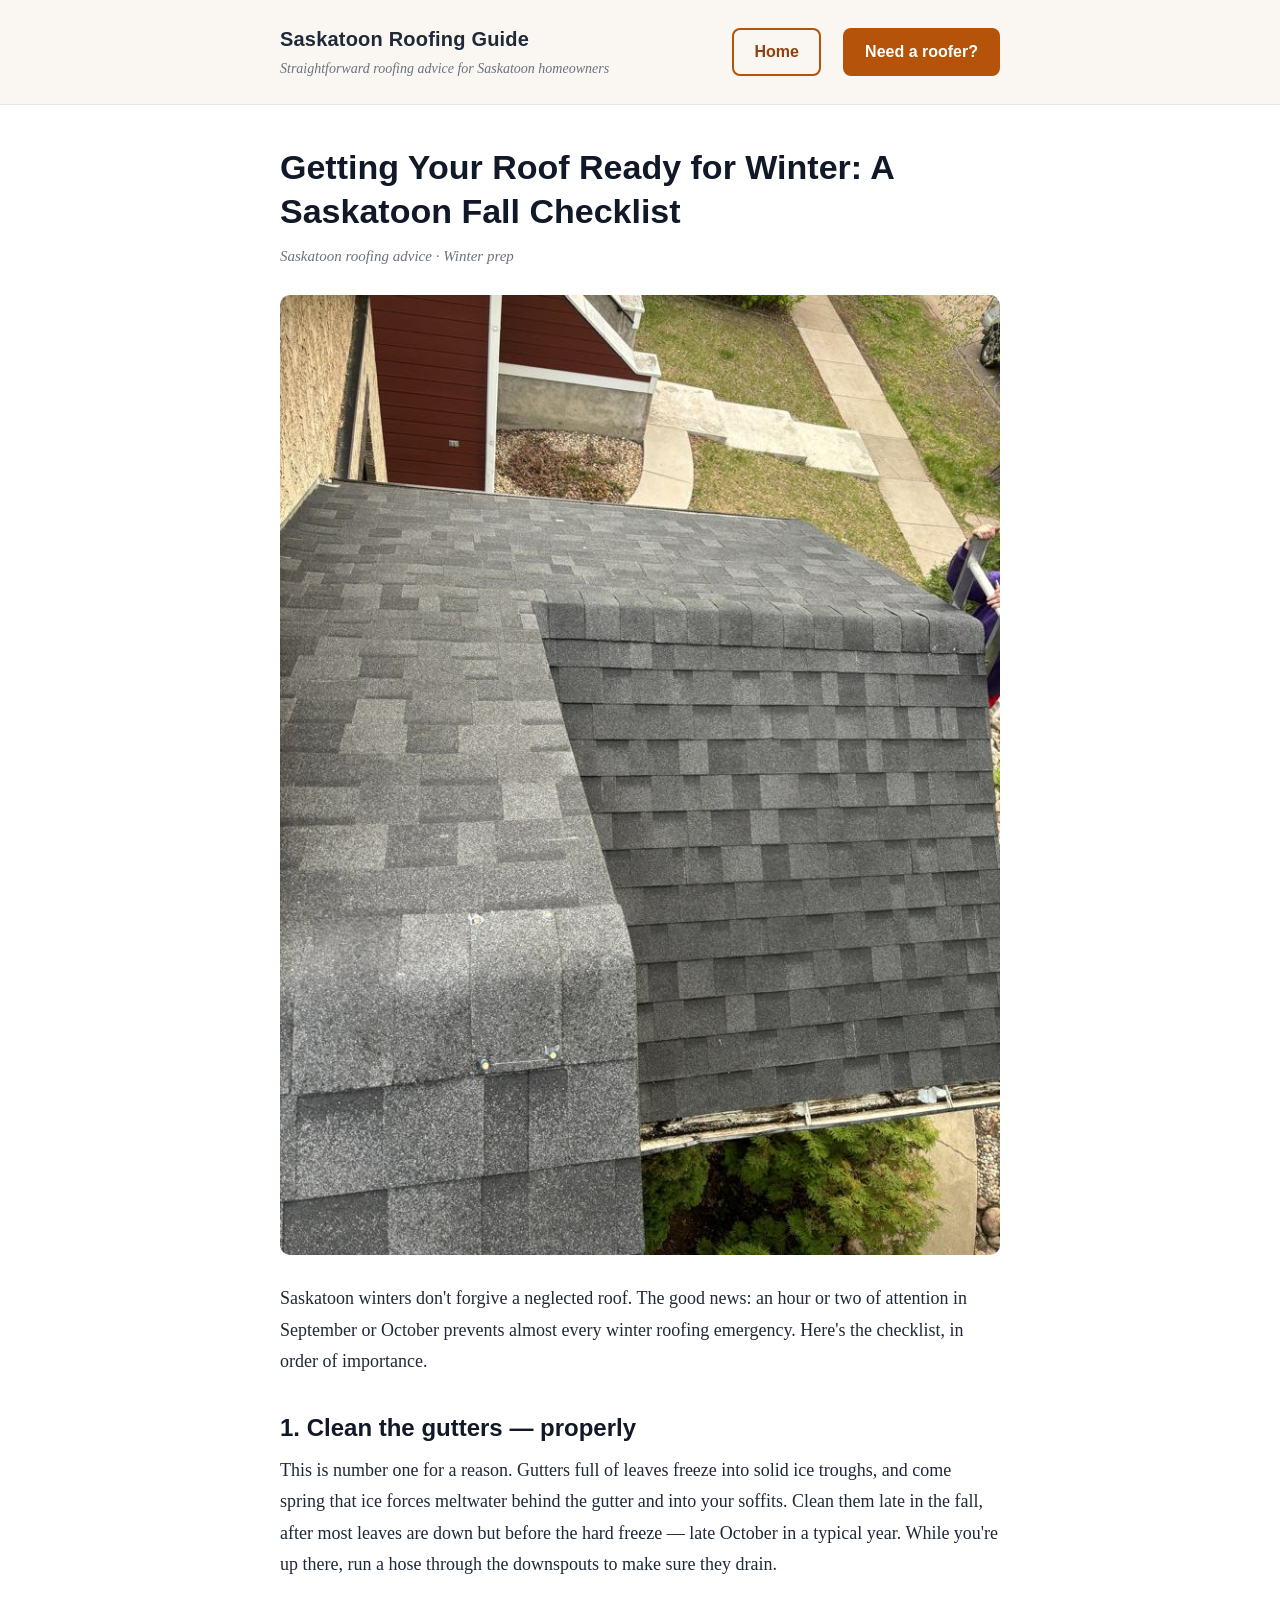
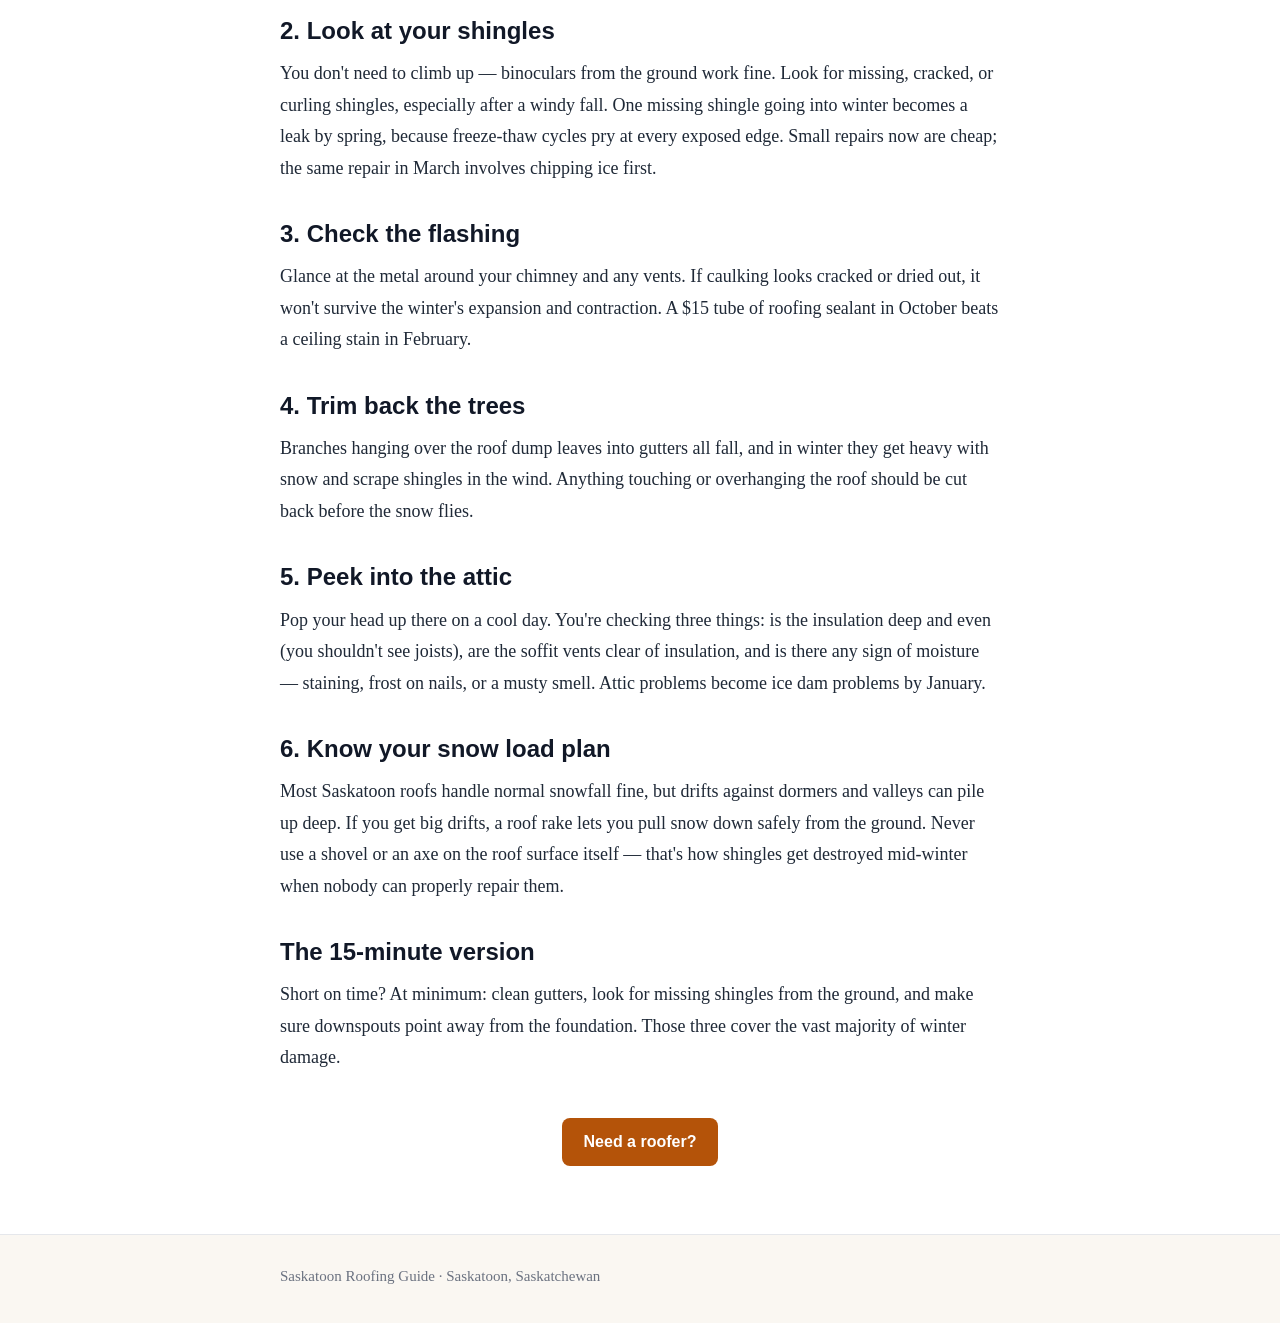
<file: articles/winter-prep.html>
<!DOCTYPE html>
<html lang="en">
<head>
<meta charset="UTF-8">
<meta name="viewport" content="width=device-width, initial-scale=1.0">
<title>Getting Your Roof Ready for Winter: A Saskatoon Fall Checklist | Saskatoon Roofing Guide</title>
<meta name="description" content="A fall roof checklist for Saskatoon homeowners — gutters, shingles, flashing, attic, and trees — the small jobs that prevent big winter bills.">
<link rel="stylesheet" href="../styles.css">
</head>
<body>

<header class="site-header">
  <div class="wrap">
    <a class="brand" href="../index.html">
      <div class="name">Saskatoon Roofing Guide</div>
      <div class="tag">Straightforward roofing advice for Saskatoon homeowners</div>
    </a>
    <nav class="main-nav">
      <a href="../index.html" class="btn-outline">Home</a>
      <a href="../need-a-roofer.html" class="btn-roofer">Need a roofer?</a>
    </nav>
  </div>
</header>

<main class="wrap">
  <h1>Getting Your Roof Ready for Winter: A Saskatoon Fall Checklist</h1>
  <p class="meta">Saskatoon roofing advice · Winter prep</p>
  <img class="hero-img" src="../assets/winter-prep.jpg" alt="Roofer's ladder against a house roof during a fall inspection">

  <p>Saskatoon winters don't forgive a neglected roof. The good news: an hour or two of attention in September or October prevents almost every winter roofing emergency. Here's the checklist, in order of importance.</p>

  <h2>1. Clean the gutters — properly</h2>
  <p>This is number one for a reason. Gutters full of leaves freeze into solid ice troughs, and come spring that ice forces meltwater behind the gutter and into your soffits. Clean them late in the fall, after most leaves are down but before the hard freeze — late October in a typical year. While you're up there, run a hose through the downspouts to make sure they drain.</p>

  <h2>2. Look at your shingles</h2>
  <p>You don't need to climb up — binoculars from the ground work fine. Look for missing, cracked, or curling shingles, especially after a windy fall. One missing shingle going into winter becomes a leak by spring, because freeze-thaw cycles pry at every exposed edge. Small repairs now are cheap; the same repair in March involves chipping ice first.</p>

  <h2>3. Check the flashing</h2>
  <p>Glance at the metal around your chimney and any vents. If caulking looks cracked or dried out, it won't survive the winter's expansion and contraction. A $15 tube of roofing sealant in October beats a ceiling stain in February.</p>

  <h2>4. Trim back the trees</h2>
  <p>Branches hanging over the roof dump leaves into gutters all fall, and in winter they get heavy with snow and scrape shingles in the wind. Anything touching or overhanging the roof should be cut back before the snow flies.</p>

  <h2>5. Peek into the attic</h2>
  <p>Pop your head up there on a cool day. You're checking three things: is the insulation deep and even (you shouldn't see joists), are the soffit vents clear of insulation, and is there any sign of moisture — staining, frost on nails, or a musty smell. Attic problems become ice dam problems by January.</p>

  <h2>6. Know your snow load plan</h2>
  <p>Most Saskatoon roofs handle normal snowfall fine, but drifts against dormers and valleys can pile up deep. If you get big drifts, a roof rake lets you pull snow down safely from the ground. Never use a shovel or an axe on the roof surface itself — that's how shingles get destroyed mid-winter when nobody can properly repair them.</p>

  <h2>The 15-minute version</h2>
  <p>Short on time? At minimum: clean gutters, look for missing shingles from the ground, and make sure downspouts point away from the foundation. Those three cover the vast majority of winter damage.</p>

  <div class="article-cta"><a class="btn-roofer" href="../need-a-roofer.html">Need a roofer?</a></div>
</main>

<footer class="site-footer">
  <div class="wrap">
    <p>Saskatoon Roofing Guide · Saskatoon, Saskatchewan</p>
  </div>
</footer>

</body>
</html>
</file>
<file: styles.css>
/* Saskatoon Roofing Guide — clean light theme, no frameworks */
:root {
  --ink: #1f2937;
  --muted: #6b7280;
  --accent: #b45309; /* warm amber, roofing feel */
  --accent-dark: #92400e;
  --line: #e5e7eb;
  --bg: #ffffff;
  --wash: #faf7f2;
}

* { box-sizing: border-box; margin: 0; padding: 0; }

body {
  font-family: Georgia, "Times New Roman", serif;
  color: var(--ink);
  background: var(--bg);
  line-height: 1.75;
  font-size: 18px;
}

a { color: var(--accent-dark); }
a:hover { color: var(--accent); }

/* ---------- header ---------- */
.site-header {
  border-bottom: 1px solid var(--line);
  background: var(--wash);
}
.site-header .wrap {
  max-width: 760px;
  margin: 0 auto;
  padding: 22px 20px;
  display: flex;
  align-items: center;
  gap: 14px;
}
.brand { text-decoration: none; color: var(--ink); }
.brand .name {
  font-family: -apple-system, "Segoe UI", Helvetica, Arial, sans-serif;
  font-weight: 700;
  font-size: 20px;
  letter-spacing: 0.2px;
}
.brand .tag {
  font-size: 14px;
  color: var(--muted);
  font-style: italic;
}
nav.main-nav {
  margin-left: auto;
  font-family: -apple-system, "Segoe UI", Helvetica, Arial, sans-serif;
  font-size: 15px;
}
nav.main-nav a {
  margin-left: 18px;
  text-decoration: none;
  color: var(--muted);
}
nav.main-nav a:hover, nav.main-nav a.current { color: var(--accent-dark); }


/* ---------- roofer CTA button ---------- */
a.btn-roofer {
  display: inline-block;
  background: var(--accent);
  color: #fff !important;
  font-family: -apple-system, "Segoe UI", Helvetica, Arial, sans-serif;
  font-size: 16px;
  font-weight: 600;
  padding: 10px 22px;
  border-radius: 8px;
  text-decoration: none;
  transition: background 0.15s;
}
a.btn-roofer:hover { background: var(--accent-dark); color: #fff !important; }
nav.main-nav a.btn-roofer { margin-left: 18px; }
.article-cta { margin: 44px 0 8px; text-align: center; }


a.btn-outline {
  display: inline-block;
  background: transparent;
  color: var(--accent-dark) !important;
  font-family: -apple-system, "Segoe UI", Helvetica, Arial, sans-serif;
  font-size: 16px;
  font-weight: 600;
  padding: 8px 20px;
  border: 2px solid var(--accent);
  border-radius: 8px;
  text-decoration: none;
  transition: background 0.15s, color 0.15s;
}
a.btn-outline:hover { background: var(--accent); color: #fff !important; }
nav.main-nav a.btn-outline { margin-left: 12px; }

/* ---------- layout ---------- */
.wrap {
  max-width: 760px;
  margin: 0 auto;
  padding: 40px 20px 60px;
}

h1, h2, h3 {
  font-family: -apple-system, "Segoe UI", Helvetica, Arial, sans-serif;
  line-height: 1.3;
  color: #111827;
}
h1 { font-size: 34px; margin: 0 0 10px; }
h2 { font-size: 24px; margin: 34px 0 12px; }
h3 { font-size: 19px; margin: 26px 0 8px; }
p { margin: 0 0 18px; }
ul, ol { margin: 0 0 18px 26px; }
li { margin-bottom: 8px; }

.meta {
  color: var(--muted);
  font-size: 15px;
  font-style: italic;
  margin-bottom: 26px;
}

.hero-img {
  width: 100%;
  border-radius: 10px;
  margin: 6px 0 28px;
  display: block;
}

/* ---------- homepage article list ---------- */
.lede { font-size: 20px; color: #374151; }
.post-list { list-style: none; margin: 30px 0 0; padding: 0; }
.post-list li {
  border-top: 1px solid var(--line);
  padding: 22px 0;
  margin: 0;
}
.post-list li:last-child { border-bottom: 1px solid var(--line); }
.post-list a.title {
  font-family: -apple-system, "Segoe UI", Helvetica, Arial, sans-serif;
  font-size: 21px;
  font-weight: 700;
  text-decoration: none;
  color: #111827;
}
.post-list a.title:hover { color: var(--accent-dark); }
.post-list p { margin: 8px 0 0; color: var(--muted); font-size: 16px; }

/* ---------- callout ---------- */
.callout {
  background: var(--wash);
  border-left: 4px solid var(--accent);
  padding: 18px 22px;
  border-radius: 0 8px 8px 0;
  margin: 28px 0;
  font-size: 17px;
}
.callout strong { font-family: -apple-system, "Segoe UI", Helvetica, Arial, sans-serif; }

/* ---------- need-a-roofer page ---------- */
.roofer-card {
  background: #fef6e7;
  border: 1px solid #f0dfb5;
  border-radius: 10px;
  padding: 24px 26px;
  margin: 26px 0;
}
.roofer-card h2 { margin-top: 0; }
.roofer-card ul { margin-bottom: 14px; }
.roofer-note {
  margin-top: 34px;
  padding-top: 22px;
  border-top: 1px solid var(--line);
  color: var(--muted);
  font-size: 16px;
}

/* ---------- footer ---------- */
.site-footer {
  border-top: 1px solid var(--line);
  background: var(--wash);
  font-size: 15px;
  color: var(--muted);
}
.site-footer .wrap { padding: 28px 20px; }
.site-footer p { margin-bottom: 6px; }
.site-footer a { color: var(--accent-dark); }

@media (max-width: 560px) {
  body { font-size: 17px; }
  h1 { font-size: 28px; }
  nav.main-nav a { margin-left: 12px; }
}
</file>
